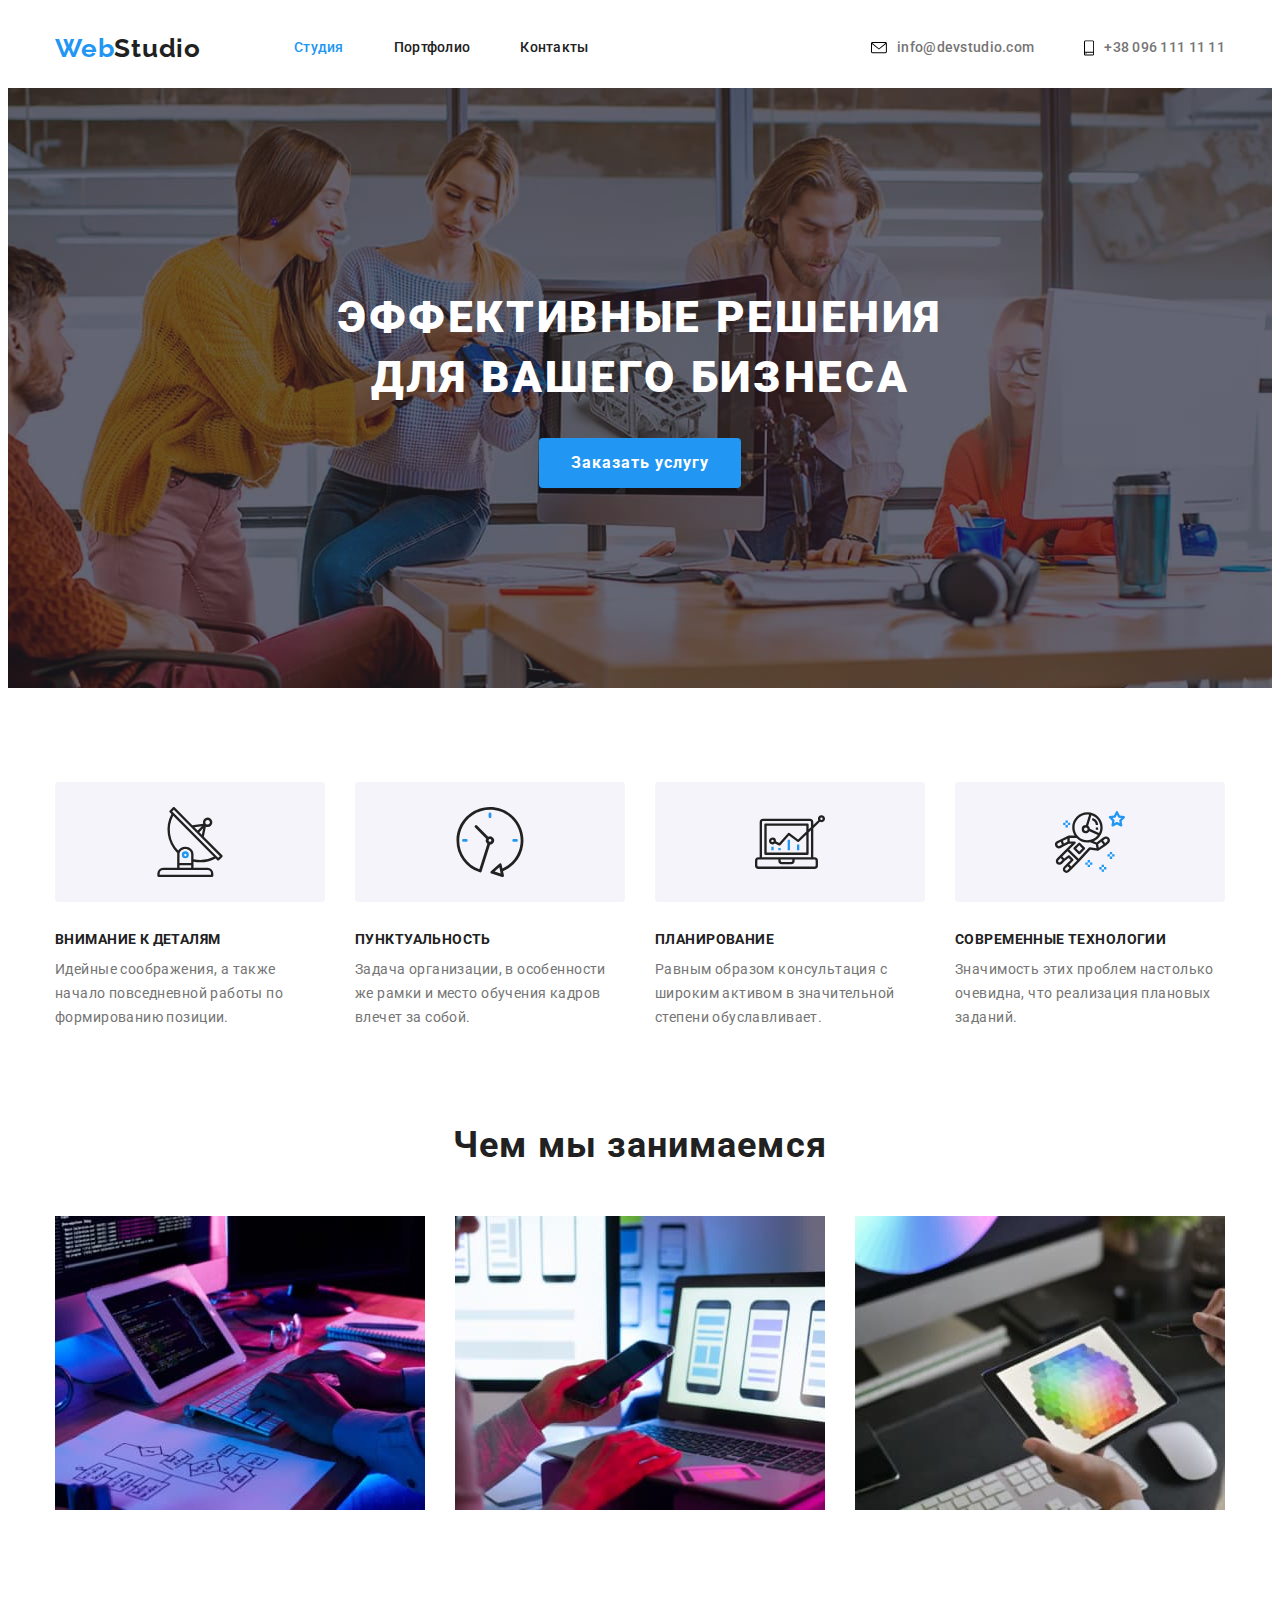
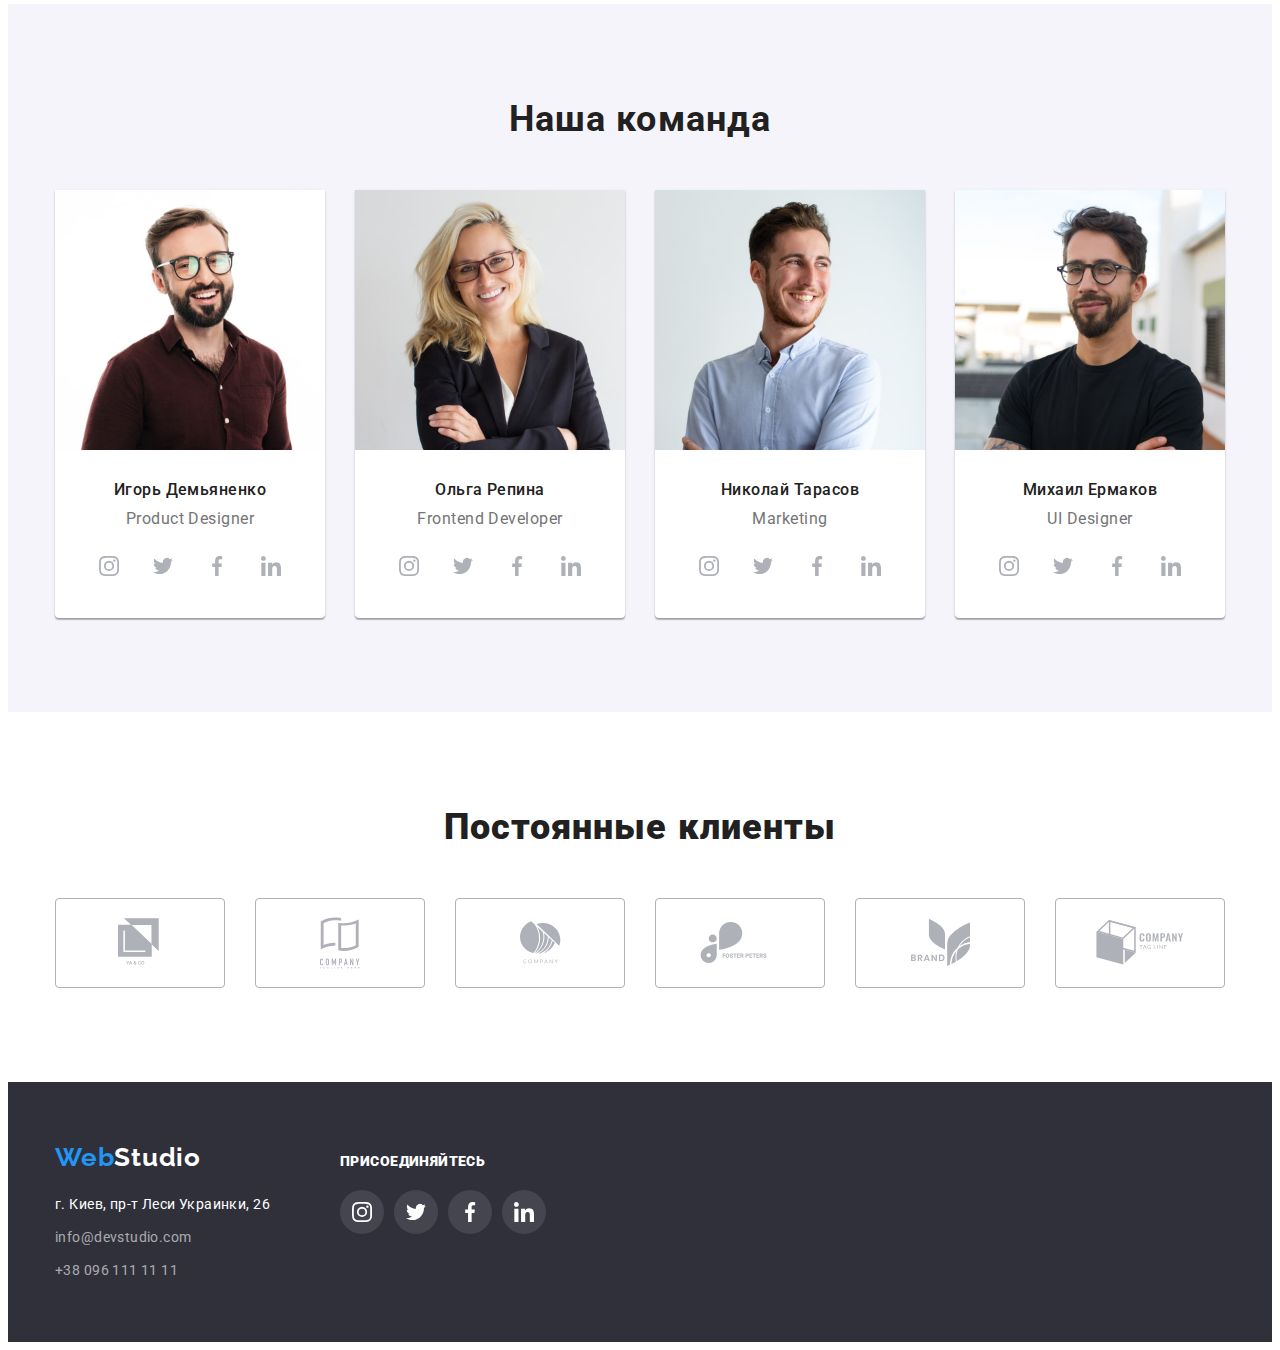
<file: index.html>
<!DOCTYPE html>
<html lang="ru">
<head>
    <meta charset="UTF-8">
    <meta name="viewport" content="width=device-width, initial-scale=1.0">
    <link href="https://fonts.googleapis.com/css2?family=Raleway:wght@700&family=Roboto:wght@400;500;700;900&display=swap" rel="stylesheet">
    <link rel="stylesheet" href="https://cdnjs.cloudflare.com/ajax/libs/modern-normalize/1.0.0/modern-normalize.min.css" integrity="sha512-ISS7cAi1PEhQ8jnbJpJZMd29NlhNj4AWYyLOSp2CE/CsHxTCu+r+t0D2yoJudVrd0/8fTVPUVDzY5Tvli75u/g==" crossorigin="anonymous" />
    <link rel="stylesheet" href="./css/styles.css">
    <title>WebStudio</title>
</head>
<body>
    <header>
        <div class="container header">
            <nav class="nav">
                <a href="./index.html" class="logo">Web<span class="logo-header">Studio</span></a>
                <ul class="list site-nav">
                    <li>
                        <a href="./index.html" class="nav-link current">Студия</a>
                    </li>
                    <li>
                        <a href="./portfolio.html" class="nav-link">Портфолио</a>
                    </li>
                    <li>
                        <a href="#contacts" class="nav-link">Контакты</a>
                    </li>
                </ul>
            </nav>
    
                <ul class="list contacts">
                    <li>
                        <a href="mailto:info@devstudio.com" class="contacts-header">
                            <svg class="icon-contacts" width="16" height="12">
                                <use href="./imeges/icons/sprite.svg#icon-envelope"></use>
                            </svg>
                            info@devstudio.com
                        </a>
                    </li>
                    <li>
                        <a href="tel:+380961111111" class="contacts-header">
                            <svg class="icon-contacts" width="10" height="16">
                                <use href="./imeges/icons/sprite.svg#icon-smartphone"></use>
                            </svg>
                            +38 096 111 11 11
                        </a>
                    </li>
                </ul>
        </div>
    </header>

    <main>
        <div class="overlay">
            <section class="hero-section">
                <div class="container">
                    <div class="hero">
                        <h1 class="hero-title">Эффективные решения для вашего бизнеса</h1>
                        <button type="button" class="hero-btn">Заказать услугу</button>
                    </div>
                </div>
            </section>
        </div>
  
        <section class="feature-section">
            <div class="container">
                    <h2 class="visually-hidden">Наши качества</h2>
                <ul class="list feature-flexbox">
                    <li class="feature-item icon-antenna">
                        <h3 class="feature">Внимание к деталям</h3>
                        <p class="feature-text">Идейные соображения, а также начало повседневной работы по формированию позиции.</p>
                    </li>

                    <li class="feature-item icon-clock">
                        <h3 class="feature">Пунктуальность</h3>
                        <p class="feature-text">Задача организации, в особенности же рамки и место обучения кадров влечет за собой.</p>
                    </li>

                    <li class="feature-item icon-diagram">
                        <h3 class="feature">Планирование</h3>
                        <p class="feature-text">Равным образом консультация с широким активом в значительной степени обуславливает.</p>
                    </li>

                    <li class="feature-item icon-astronaut">
                        <h3 class="feature">Современные технологии</h3>
                        <p class="feature-text">Значимость этих проблем настолько очевидна, что реализация плановых заданий.</p>
                    </li> 
                </ul>
            </div>           
        </section>

        <section class="specialization-section">
            <div class="container">
                    <h2 class="section-title">Чем мы занимаемся</h2>
                <ul class="list specialization">
                    <li>
                        <img src="./imeges/img-1.jpg" width="370" height="294" alt="Написание сайтов">
                    </li>
                    <li>
                        <img src="./imeges/img-2.jpg" width="370" height="294" alt="Создание адаптивной верстки">
                    </li>
                    <li>
                        <img src="./imeges/img-3.jpg" width="370" height="294" alt="Адаптация сайтов для просмотра на телефоне и планшете">
                    </li>
                </ul>
            </div>
            
        </section>

        <section class="section-team">
            <div class="container">
                    <h2 class="section-title">Наша команда</h2>
                <ul class="list team-flexbox">
                    <li class="team-list">
                        <img src="./imeges/team/team-1.jpg" width="270" height="260" alt="Игорь Демьяненко">
                        <h3 class="team">Игорь Демьяненко</h3>
                        <p class="team-item" lang="en">Product Designer</p>
                        <ul class="list social">
                            <li>
                                <a href="" class="social-links">
                                    <svg class="social-icons">
                                        <use href="./imeges/icons/sprite.svg#icon-instagram"></use>
                                    </svg>
                                </a>
                            </li>
                            <li>
                                <a href="" class="social-links">
                                    <svg class="social-icons">
                                        <use href="./imeges/icons/sprite.svg#icon-twitter"></use>
                                    </svg>
                                </a>
                            </li>
                            <li>
                                <a href="" class="social-links">
                                    <svg class="social-icons">
                                        <use href="./imeges/icons/sprite.svg#icon-facebook"></use>
                                    </svg>
                                </a>
                            </li>
                            <li>
                                <a href="" class="social-links">
                                    <svg class="social-icons">
                                        <use href="./imeges/icons/sprite.svg#icon-linkedin"></use>
                                    </svg>
                                </a>
                            </li>
                        </ul>
                    </li>
                    <li class="team-list">
                        <img src="./imeges/team/team-2.jpg" width="270" height="260" alt="Ольга Репина">
                        <h3 class="team">Ольга Репина</h3>
                        <p class="team-item" lang="en">Frontend Developer</p>
                        <ul class="list social">
                            <li>
                                <a href="" class="social-links">
                                    <svg class="social-icons">
                                        <use href="./imeges/icons/sprite.svg#icon-instagram"></use>
                                    </svg>
                                </a>
                            </li>
                            <li>
                                <a href="" class="social-links">
                                    <svg class="social-icons">
                                        <use href="./imeges/icons/sprite.svg#icon-twitter"></use>
                                    </svg>
                                </a>
                            </li>
                            <li>
                                <a href="" class="social-links">
                                    <svg class="social-icons">
                                        <use href="./imeges/icons/sprite.svg#icon-facebook"></use>
                                    </svg>
                                </a>
                            </li>
                            <li>
                                <a href="" class="social-links">
                                    <svg class="social-icons">
                                        <use href="./imeges/icons/sprite.svg#icon-linkedin"></use>
                                    </svg>
                                </a>
                            </li>
                        </ul>
                    </li>
                    <li class="team-list">
                        <img src="./imeges/team/team-3.jpg" width="270" height="260" alt="Николай Тарасов">
                        <h3 class="team">Николай Тарасов</h3>
                        <p class="team-item" lang="en">Marketing</p>
                        <ul class="list social">
                            <li>
                                <a href="" class="social-links">
                                    <svg class="social-icons">
                                        <use href="./imeges/icons/sprite.svg#icon-instagram"></use>
                                    </svg>
                                </a>
                            </li>
                            <li>
                                <a href="" class="social-links">
                                    <svg class="social-icons">
                                        <use href="./imeges/icons/sprite.svg#icon-twitter"></use>
                                    </svg>
                                </a>
                            </li>
                            <li>
                                <a href="" class="social-links">
                                    <svg class="social-icons">
                                        <use href="./imeges/icons/sprite.svg#icon-facebook"></use>
                                    </svg>
                                </a>
                            </li>
                            <li>
                                <a href="" class="social-links">
                                    <svg class="social-icons">
                                        <use href="./imeges/icons/sprite.svg#icon-linkedin"></use>
                                    </svg>
                                </a>
                            </li>
                        </ul>
                    </li>
                    <li class="team-list">
                        <img src="./imeges/team/team-4.jpg" width="270" height="260" alt="Михаил Ермаков">
                        <h3 class="team">Михаил Ермаков</h3>
                        <p class="team-item" lang="en">UI Designer</p>
                        <ul class="list social">
                            <li>
                                <a href="" class="social-links">
                                    <svg class="social-icons">
                                        <use href="./imeges/icons/sprite.svg#icon-instagram"></use>
                                    </svg>
                                </a>
                            </li>
                            <li>
                                <a href="" class="social-links">
                                    <svg class="social-icons">
                                        <use href="./imeges/icons/sprite.svg#icon-twitter"></use>
                                    </svg>
                                </a>
                            </li>
                            <li>
                                <a href="" class="social-links">
                                    <svg class="social-icons">
                                        <use href="./imeges/icons/sprite.svg#icon-facebook"></use>
                                    </svg>
                                </a>
                            </li>
                            <li>
                                <a href="" class="social-links">
                                    <svg class="social-icons">
                                        <use href="./imeges/icons/sprite.svg#icon-linkedin"></use>
                                    </svg>
                                </a>
                            </li>
                        </ul>
                    </li>
                </ul>
            </div>           
        </section>

        <section class="clients-section">
            <div class="container">
                    <h2 class="clients-title">Постоянные клиенты</h2>
                    <ul class="list clients-flexbox">
                        <li>
                            <a href="" class="clients-link">
                                <svg class="clients-icon" width="45" height="50">
                                    <use href="./imeges/icons/sprite.svg#icon-logo-1"></use>
                                </svg>
                            </a>
                        </li>
                        <li>
                            <a href="" class="clients-link">
                                <svg class="clients-icon" width="40" height="52">
                                    <use href="./imeges/icons/sprite.svg#icon-logo-2"></use>
                                </svg>
                            </a>
                        </li>
                        <li>
                            <a href="" class="clients-link">
                                <svg class="clients-icon" width="41" height="43">
                                    <use href="./imeges/icons/sprite.svg#icon-logo-3"></use>
                                </svg>
                            </a>
                        </li>
                        <li>
                            <a href="" class="clients-link">
                                <svg class="clients-icon" width="80" height="42">
                                    <use href="./imeges/icons/sprite.svg#icon-logo-4"></use>
                                </svg>
                            </a>
                        </li>
                        <li>
                            <a href="" class="clients-link">
                                <svg class="clients-icon" width="59" height="47">
                                    <use href="./imeges/icons/sprite.svg#icon-logo-5"></use>
                                </svg>
                            </a>
                        </li>
                        <li>
                            <a href="" class="clients-link">
                                <svg class="clients-icon" width="88" height="45">
                                    <use href="./imeges/icons/sprite.svg#icon-logo-6"></use>
                                </svg>
                            </a>
                        </li>
                    </ul>
            </div>
        </section>

    </main>

    <footer id="contacts" class="footer">
        <div class="container footer-flexbox">
            <div class="address-container">
                <a href="./index.html" class="logo">Web<span class="logo-footer">Studio</span></a>
                <address class="address-flexbox">
                    <p class="address">г. Киев, пр-т Леси Украинки, 26</p>
                    <a href="mailto:info@devstudio.com" class="contacts-footer">info@devstudio.com</a>
                    <a href="tel:+380961111111" class="contacts-footer">+38 096 111 11 11</a>
                </address>
            </div>
        
            <div class="join-container">
                <p class="join">Присоединяйтесь</p>
                <ul class="list social">
                    <li>
                        <a href="" class="our-social-links">
                            <svg class="social-icons">
                                <use href="./imeges/icons/sprite.svg#icon-instagram"></use>
                            </svg>
                        </a>
                    </li>
                    <li>
                        <a href="" class="our-social-links">
                            <svg class="social-icons">
                                <use href="./imeges/icons/sprite.svg#icon-twitter"></use>
                            </svg>
                        </a>
                    </li>
                    <li>
                        <a href="" class="our-social-links">
                            <svg class="social-icons">
                                <use href="./imeges/icons/sprite.svg#icon-facebook"></use>
                            </svg>
                        </a>
                    </li>
                    <li>
                        <a href="" class="our-social-links">
                            <svg class="social-icons">
                                <use href="./imeges/icons/sprite.svg#icon-linkedin"></use>
                            </svg>
                        </a>
                    </li>
                </ul>
            </div>
        </div>
    </footer>
   
</body>
</html>
</file>
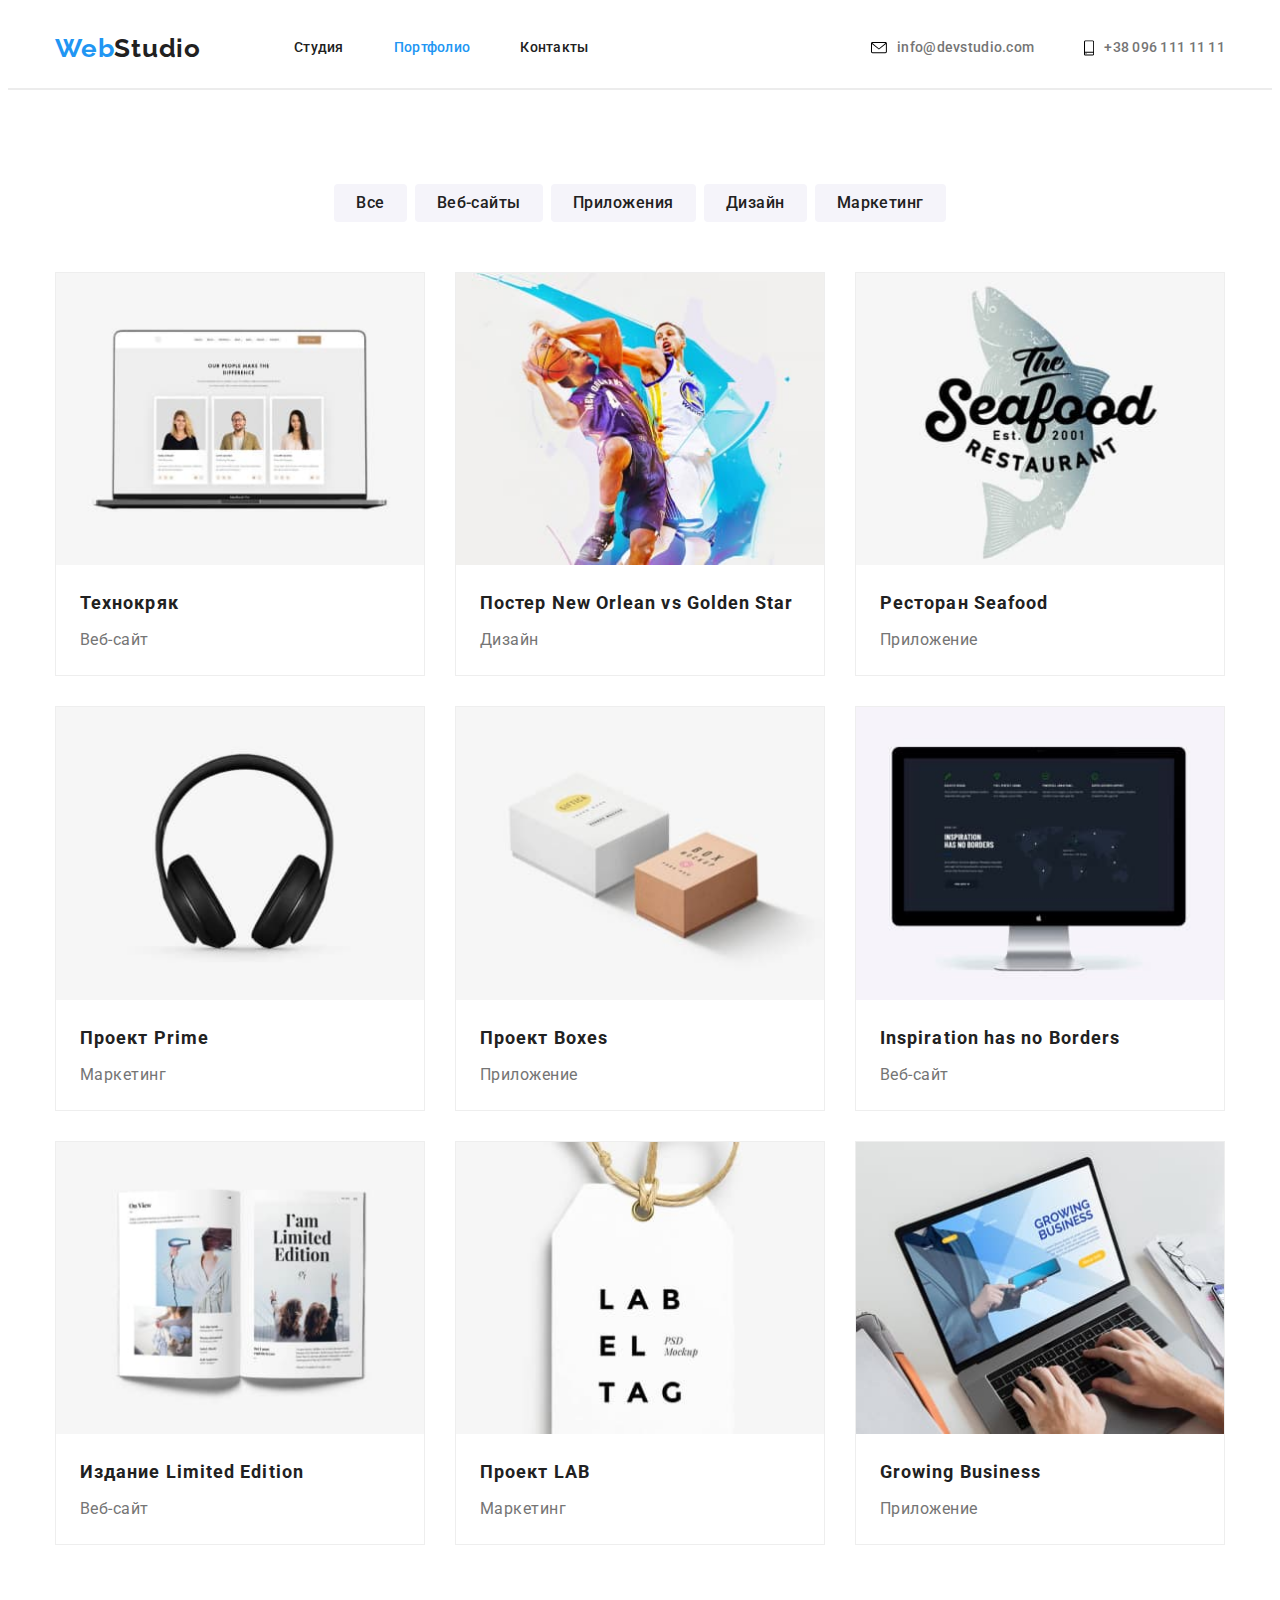
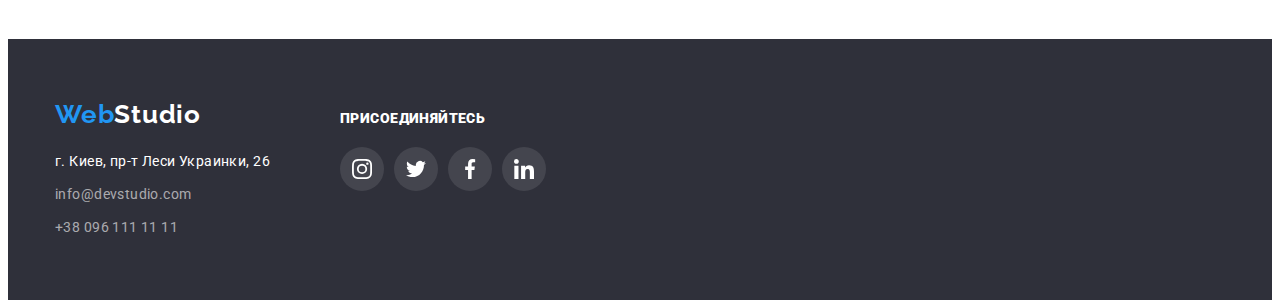
<file: portfolio.html>
<!DOCTYPE html>
<html lang="ru">
<head>
    <meta charset="UTF-8">
    <meta name="viewport" content="width=, initial-scale=1.0">
    <link href="https://fonts.googleapis.com/css2?family=Raleway:wght@700&family=Roboto:wght@400;500;700;900&display=swap" rel="stylesheet">
    <link rel="stylesheet" href="https://cdnjs.cloudflare.com/ajax/libs/modern-normalize/1.0.0/modern-normalize.min.css" integrity="sha512-ISS7cAi1PEhQ8jnbJpJZMd29NlhNj4AWYyLOSp2CE/CsHxTCu+r+t0D2yoJudVrd0/8fTVPUVDzY5Tvli75u/g==" crossorigin="anonymous" />
    <link rel="stylesheet" href="./css/styles.css">
    <title>WebStudio</title>
</head>
<body>
    <header>
        <div class="container header">
            <nav class="nav">
                    <a href="./index.html" class="logo">Web<span class="logo-header">Studio</span></a>
                <ul class="list site-nav">
                    <li>
                        <a href="./index.html" class="nav-link">Студия</a>
                    </li>
                    <li>
                        <a href="./portfolio.html" class="nav-link current">Портфолио</a>
                    </li>
                    <li>
                        <a href="#contacts" class="nav-link">Контакты</a>
                    </li>
                </ul>
            </nav>
    
            <ul class="list contacts">
                <li>
                    <a href="mailto:info@devstudio.com" class="contacts-header">
                        <svg class="icon-contacts" width="16" height="12">
                            <use href="./imeges/icons/sprite.svg#icon-envelope"></use>
                        </svg>
                        info@devstudio.com
                    </a>
                </li>
                <li>
                    <a href="tel:+380961111111" class="contacts-header">
                        <svg class="icon-contacts" width="10" height="16">
                            <use href="./imeges/icons/sprite.svg#icon-smartphone"></use>
                        </svg>
                        +38 096 111 11 11
                    </a>
                </li>
            </ul>
        </div>
    </header>
        <span class="line"></span>
    <main>
        <div class="container">
                <h1 class="visually-hidden">Портфолио</h1>
            <ul class="list filter">
                <li>
                    <button type="button" class="btn">Все</button>
                </li>
                <li>
                    <button type="button" class="btn">Веб-сайты</button>
                </li>
                <li>
                    <button type="button" class="btn">Приложения</button>
                </li>
                <li>
                    <button type="button" class="btn">Дизайн</button>
                </li>
                <li>
                    <button type="button" class="btn">Маркетинг</button>
                </li>
            </ul>
        </div>

        <section class="portfolio-section">
            <div class="container">
                <h2 class="visually-hidden">Примеры наших работ</h2>
                <ul class="list portfolio">
                    <li class="portfolio-list">
                        <img src="./imeges/portfolio/img-1.jpg" width="370" height="294" alt="Страница сайта на ноутбуке">
                        <h3 class="examples">Технокряк</h3>
                        <p class="examples-item">Веб-сайт</p>
                    </li>
                    <li class="portfolio-list">
                        <img src="./imeges/portfolio/img-2.jpg" width="370" height="294" alt="Два баскетболиста с мячом">
                        <h3 class="examples">Постер New Orlean vs Golden Star</h3>
                        <p class="examples-item">Дизайн</p>
                    </li>
                    <li class="portfolio-list">
                        <img src="./imeges/portfolio/img-3.jpg" width="370" height="294" alt="Логотип ресторана - название на фоне рыбы">
                        <h3 class="examples">Ресторан Seafood</h3>
                        <p class="examples-item">Приложение</p>
                    </li>
                    <li class="portfolio-list">
                        <img src="./imeges/portfolio/img-4.jpg" width="370" height="294" alt="Наушники">
                        <h3 class="examples">Проект Prime</h3>
                        <p class="examples-item">Маркетинг</p>
                    </li>
                    <li class="portfolio-list">
                        <img src="./imeges/portfolio/img-5.jpg" width="370" height="294" alt="Две коробки">
                        <h3 class="examples">Проект Boxes</h3>
                        <p class="examples-item">Приложение</p>
                    </li>
                    <li class="portfolio-list">
                        <img src="./imeges/portfolio/img-6.jpg" width="370" height="294" alt="Монитор компьютера">
                        <h3 class="examples">Inspiration has no Borders</h3>
                        <p class="examples-item">Веб-сайт</p>
                    </li>
                    <li class="portfolio-list">
                        <img src="./imeges/portfolio/img-7.jpg" width="370" height="294" alt="Страницы журнала">
                        <h3 class="examples">Издание Limited Edition</h3>
                        <p class="examples-item">Веб-сайт</p>
                    </li>
                    <li class="portfolio-list">
                        <img src="./imeges/portfolio/img-8.jpg" width="370" height="294" alt="Ярлык">
                        <h3 class="examples">Проект LAB</h3>
                        <p class="examples-item">Маркетинг</p>
                    </li>
                    <li class="portfolio-list">
                        <img src="./imeges/portfolio/img-9.jpg" width="370" height="294" alt="Открытый ноутбук, руки на клавиатуре">
                        <h3 class="examples">Growing Business</h3>
                        <p class="examples-item">Приложение</p>
                    </li>
                </ul>
            </div>
        </section>
    </main>

    <footer id="contacts" class="footer">
        <div class="container footer-flexbox">
            <div class="address-container">
                <a href="./index.html" class="logo">Web<span class="logo-footer">Studio</span></a>
                <address class="address-flexbox">
                    <p class="address">г. Киев, пр-т Леси Украинки, 26</p>
                    <a href="mailto:info@devstudio.com" class="contacts-footer">info@devstudio.com</a>
                    <a href="tel:+380961111111" class="contacts-footer">+38 096 111 11 11</a>
                </address>
            </div>
        
            <div class="join-container">
                <p class="join">Присоединяйтесь</p>
                <ul class="list social">
                    <li>
                        <a href="" class="our-social-links">
                            <svg class="social-icons">
                                <use href="./imeges/icons/sprite.svg#icon-instagram"></use>
                            </svg>
                        </a>
                    </li>
                    <li>
                        <a href="" class="our-social-links">
                            <svg class="social-icons">
                                <use href="./imeges/icons/sprite.svg#icon-twitter"></use>
                            </svg>
                        </a>
                    </li>
                    <li>
                        <a href="" class="our-social-links">
                            <svg class="social-icons">
                                <use href="./imeges/icons/sprite.svg#icon-facebook"></use>
                            </svg>
                        </a>
                    </li>
                    <li>
                        <a href="" class="our-social-links">
                            <svg class="social-icons">
                                <use href="./imeges/icons/sprite.svg#icon-linkedin"></use>
                            </svg>
                        </a>
                    </li>
                </ul>
            </div>
        </div>
    </footer>
    
</body>
</html>
</file>
<file: css/styles.css>
/* BACKGROUND: 
main color #FFFFFF
butt0n + team section bg color #F5F4FA 
header #FFFFFF
footer (secondary bg color) #2F303A */

/* TEXT COLOR: */
/* main title color #212121 */
/* main text (p) color #757575 */
/* accent & hover effect #2196F3 */
/* h1 title + buttom text #FFFFFF */
/* footer text primary color #FFFFFF 
    secondary text color rgba(255, 255, 255, 0.6) */

    html {
        box-sizing: border-box;
    }

    *,
    *::before,
    *::after {
        box-sizing: inherit;
    }

    img {
        display: inline-block;
        max-width: 100%;
        height: auto;
    }

    h1,
    h2,
    h3,
    p {
      margin-top: 0;
    }



    :root {
        --primary-text-color: #757575;
        --title-text-color: #212121;
        --accent-color: #2196F3;
        --primary-bg-color: #FFFFFF;
        --secondary-bg-color: #2F303A;
        --primary-button-color: #F5F4FA;

    }

    body {
        background-color: var(--primary-bg-color);
        color: var(--primary-text-color);
    }

    img {
        display: block;
        max-width: 100%;
        height: auto;
    }

    .list {
        padding: 0px;
        margin: 0px;
        list-style: none;
    }

    .visually-hidden {
        position: absolute !important;
        clip: rect(1px 1px 1px 1px);
        clip: rect(1px, 1px, 1px, 1px);
        padding:0 !important;
        border:0 !important;
        height: 1px !important; 
        width: 1px !important; 
        overflow: hidden;
    }

    .logo {
        font-family: Raleway, sans-serif;
        font-weight: 700;
        font-size: 26px;
        line-height: 1.19;
        letter-spacing: 0.03em;
        color: var(--accent-color);
        text-decoration: none;
    }

    .logo-header {
        font-family: Raleway, sans-serif;
        font-weight: 700;
        font-size: 26px;
        line-height: 1.19;
        letter-spacing: 0.03em;
        color: var(--title-text-color);
        text-decoration: none;
    }

    .hero-btn {
        display: inline-block;
        border-radius: 4px;
        padding: 10px 32px;
        border: 0px;
        min-width: 200px;
        box-shadow: 0px 4px 4px rgba(0, 0, 0, 0.15);

        font-family: Roboto, sans-serif;
        font-weight: 700;
        font-size: 16px;
        line-height: 1.875;
        text-align: center;
        letter-spacing: 0.06em;

        background-color: var(--accent-color);
        color: #FFFFFF;
        cursor: pointer;
    }

    .btn {
        border-radius: 4px;
        padding: 6px 22px;
        border: 0px;

        font-family: Roboto, sans-serif;
        font-weight: 500;
        font-size: 16px;
        line-height: 1.62;
        text-align: center;
        letter-spacing: 0.03em;

        background-color: var(--primary-button-color);
        color: var(--title-text-color);
        cursor: pointer;
    } 

    .btn:hover,
    .btn:focus {
        background-color: var(--accent-color);
        color: #FFFFFF;
    }

    h1 {
        color: #FFFFFF;
    }

    .container {
        width: 1200px;
        margin-left: auto;
        margin-right: auto;
        padding-left: 15px;
        padding-right: 15px;
    }

    .feature-section {
        padding-top: 94px;
        padding-bottom: 94px;
    }

    .feature {
        margin-bottom: 10px;

        font-family: Roboto, sans-serif;
        font-weight: 700;
        font-size: 14px;
        line-height: 1.14;
        letter-spacing: 0.03em;
        text-transform: uppercase;
        color: var(--title-text-color);
    }

    .feature-text {
        margin-bottom: 0px;
        width: 270px;

        font-family: Roboto, sans-serif;
        font-weight: 400;
        font-size: 14px;
        line-height: 1.71;
        letter-spacing: 0.03em;
    }

    .feature-flexbox {
        display: flex;
    }

    .feature-flexbox li:not(:last-child) {
        margin-right: 30px;
    }

    .feature-item::before {
        content: '';
        display: block;
        height: 120px;
        margin-bottom: 30px;
        background-color: var(--primary-button-color);
        border-radius: 4px;
        background-repeat: no-repeat;
        background-position: center;
    }

    .icon-antenna::before {
        background-image: url(../imeges/icons/antenna.svg);
    }

    .icon-clock::before {
        background-image: url(../imeges/icons/clock.svg);
    }

    .icon-diagram::before {
        background-image: url(../imeges/icons/diagram.svg);
    }

    .icon-astronaut::before {
        background-image: url(../imeges/icons/astronaut.svg);
    }

    .specialization-section {
        padding-bottom: 94px;
    }

    .specialization {
        display: flex;
    }

    .specialization li:not(:last-child) {
        margin-right: 30px;
    }

    .section-title {
        margin-bottom: 50px;

        font-family: Roboto, sans-serif;
        font-weight: 700;
        font-size: 36px;
        line-height: 1.167;
        text-align: center;
        letter-spacing: 0.03em;
        color: var(--title-text-color);
    }

    .team {
        margin-top: 30px;
        margin-bottom: 10px;

        font-family: Roboto, sans-serif;
        font-weight: 500;
        font-size: 16px;
        line-height: 1.187;
        text-align: center;
        letter-spacing: 0.03em;
        color: var(--title-text-color);
    }

    .team-item {
        margin-bottom: 16px;

        font-family: Roboto, sans-serif;
        font-weight: 400;
        font-size: 16px;
        line-height: 1.187;
        text-align: center;
        letter-spacing: 0.03em;
    }

    .team-flexbox {
        display: flex;
    }

    .team-flexbox > li:not(:last-child) {
        margin-right: 30px;
    }

    .team-list {
        box-shadow: 0px 1px 3px rgba(0, 0, 0, 0.12), 
                    0px 1px 1px rgba(0, 0, 0, 0.14), 
                    0px 2px 1px rgba(0, 0, 0, 0.2);
        border-radius: 0px 0px 4px 4px;
        background: #FFFFFF;
    }

    .social {
        display: flex;
        justify-content: center;
        padding-bottom: 30px;
    }
    
    .social-links {
        display: flex;
        width: 44px;
        height: 44px;
        justify-content: center;
        align-items: center;

        border-radius: 50%;
        fill: #AFB1B8;
        background-color: var(--primary-bg-color);
    }

    .social-icons {
        width: 20px;
        height: 20px;
    }

    .social > li:not(:last-child) {
        margin-right: 10px;
    }

    .social-links:hover .social-icons,
    .social-links:focus .social-icons {
        fill: var(--primary-bg-color);
    }

    .social-links:hover,
    .social-links:focus {
        background-color: var(--accent-color);
    }
  

    .hero-section {
        padding-top: 200px;
        padding-bottom: 200px;


        /* background-color: var(--secondary-bg-color); */
        text-align: center;
    }
    
    .overlay {
        max-width: 1600px;
        height: 600px;
        margin-left: auto;
        margin-right: auto;

        background-image: linear-gradient(
            to right, 
            rgba(47, 48, 58, 0.4), 
            rgba(47, 48, 58, 0.4)
            ), 
            url(../imeges/hero-img.jpg);
        background-repeat: no-repeat;
        background-position: center;
        background-size: cover;
    }

    .hero-title {
        margin-bottom: 30px;

        font-family: Roboto, sans-serif;
        font-weight: 900;
        font-size: 44px;
        line-height: 1.36;
        letter-spacing: 0.06em;
        text-transform: uppercase;
    }

    .hero {
        max-width: 696px;
        margin-left: auto;
        margin-right: auto;
    }

    .section-team {
        padding-top: 94px;
        padding-bottom: 94px;
        
        background-color: #F5F4FA;
    }

    /* Header */

    .nav {
        display: flex;
        align-items: center;
    }

    .header {
        display: flex;
        align-items: center;
    }

    .site-nav {
        display: flex;
        margin-left: 93px;
    }

    .site-nav li:not(:last-child) {
        margin-right: 50px;
    }

    .nav-link {
        display: block;
        padding-top: 32px;
        padding-bottom: 32px;

        font-family: Roboto, sans-serif;
        font-weight: 500;
        font-size: 14px;
        line-height: 1.14;
        letter-spacing: 0.02em;
        text-decoration: none;
        color: var(--title-text-color);
    }

    .nav-link:focus,
    .nav-link:hover {
        color: var(--accent-color);
    }

    .contacts {
        display: flex;
        margin-left: auto;
    }

    .contacts li:not(:last-child) {
        margin-right: 50px;
    }

    .contacts-header {
        display: flex;
        padding-top: 32px;
        padding-bottom: 32px;
        align-items: center;

        font-family: Roboto, sans-serif;
        font-weight: 500;
        font-size: 14px;
        line-height: 1.14;
        letter-spacing: 0.02em;
        text-decoration: none;
        color: var(--primary-text-color);
    }

    .icon-contacts {
        margin-right: 10px;
    }

    .contacts-header:hover,
    .contacts-header:focus {
        color: var(--accent-color);
    } 

    .contacts-header:hover .icon-contacts,
    .contacts-header:focus .icon-contacts {
        fill: var(--accent-color);
    }


    /* Clients section */

    .clients-section {
        padding-top: 94px;
        padding-bottom: 94px;
    }

    .clients-title {
        margin-bottom: 50px;

        font-family: Roboto, sans-serif;
        font-weight: 900;
        font-size: 36px;
        line-height: 1.167;
        letter-spacing: 0.03em;
        text-align: center;

        color: var(--title-text-color);
    }

    .clients-flexbox {
        display: flex;
    }

    .clients-link {
        display: flex;
        width: 170px;
        height: 90px;
        border: 1px solid #AFB1B8;
        box-sizing: border-box;
        border-radius: 4px;
        justify-content: center;
        align-items: center;
    }

    .clients-icon {
        fill: #AFB1B8;
    }

    .clients-link:hover .clients-icon,
    .clients-link:focus .clients-icon {
        fill: var(--accent-color);
    }

    .clients-link:hover,
    .clients-link:focus {
        border-color: var(--accent-color);;
    }

    .clients-flexbox > li:not(:last-child) {
        margin-right: 30px;
    }

    /* Footer */

    footer {
        background-color: var(--secondary-bg-color);
    }

    .footer {
        padding-top: 60px;
        padding-bottom: 60px;
    }

    address {
        font-style: normal;
    }

    .logo-footer {
        font-family: Raleway, sans-serif;
        font-weight: 700;
        font-size: 26px;
        line-height: 1.19;
        letter-spacing: 0.03em;
        text-decoration: none;
        color: #FFFFFF;
    }

    .address {
        margin-bottom: 9px;
        margin-top: 20px;

        font-family: Roboto, sans-serif;
        font-weight: 400;
        font-size: 14px;
        line-height: 1.71;
        letter-spacing: 0.03em;
        color: #FFFFFF;
    }

    .contacts-footer {
        font-family: Roboto, sans-serif;
        font-weight: 400;
        font-size: 14px;
        line-height: 1.71;
        text-decoration: none;
        letter-spacing: 0.03em;
        color: rgba(255, 255, 255, 0.6);
    }

    .address-flexbox {
        display: flex;
        flex-direction: column;
    }

    .contacts-footer + .contacts-footer { 
        margin-top: 9px;
    }

    .join {
        margin-bottom: 20px;

        font-family: Roboto, sans-serif;
        font-weight: 900;
        font-size: 14px;
        line-height: 1.14;
        letter-spacing: 0.03em;

        text-transform: uppercase;
        color: var(--primary-bg-color);
    }

    .our-social-links {
        display: flex;
        width: 44px;
        height: 44px;
        justify-content: center;
        align-items: center;

        border-radius: 50%;
        fill: var(--primary-bg-color);
        background-color: rgba(255, 255, 255, 0.1);
    }

    .our-social-links:hover,
    .our-social-links:focus {
        background-color: var(--accent-color);
    }

    .footer-flexbox {
        display: flex;
    }

    .address-container {
        margin-right: 70px;
    }

    .join-container {
        padding-top: 12px;
    }



    /* ./Portfolio.html */

    .line {
        display: flex;
        border: 1px solid #ECECEC;
        flex-grow: 1;
    }

    .filter {
        display: flex;
        justify-content: center;
        /* paddind or margin???? */
        padding-top: 94px;
        padding-bottom: 50px;
    }

    .filter li:not(:last-child) {
        margin-right: 8px;
    }

    .portfolio-section {
        padding-bottom: 94px;
    }

    .portfolio {
        display: flex;
        flex-wrap: wrap;
    }

    .portfolio-list {
        margin-right: 30px;
        margin-bottom: 30px;
        border: 1px solid #EEEEEE;
        width: 370px;
        background: #FFFFFF;
    }

    .portfolio-list:nth-child(3n) {
        margin-right: 0px;
    }

    .portfolio-list:nth-last-child(-n +3) {
        margin-bottom: 0px;
    }

    .portfolio-list:hover {
        box-shadow: 0px 1px 1px rgba(0, 0, 0, 0.12), 
                    0px 4px 4px rgba(0, 0, 0, 0.06), 
                    1px 4px 6px rgba(0, 0, 0, 0.16);
    }

    .examples {
        margin-top: 20px;
        margin-bottom: 4px;
        padding-left: 24px;
        padding-right: 24px;

        font-family: Roboto, sans-serif;
        font-weight: 700;
        font-size: 18px;
        line-height: 2;
        letter-spacing: 0.06em;
        color: var(--title-text-color);
    }

    .examples-item {
        padding-bottom: 20px;
        margin-bottom: 0px;
        padding-left: 24px;
        padding-right: 24px;

        font-family: Roboto, sans-serif;
        font-weight: 400;
        font-size: 16px;
        line-height: 1.87;
        letter-spacing: 0.03em;
        color: var(--primary-text-color);
    }

    /* Current page */
    
    .nav-link.current {
        color: var(--accent-color);
    }
</file>
